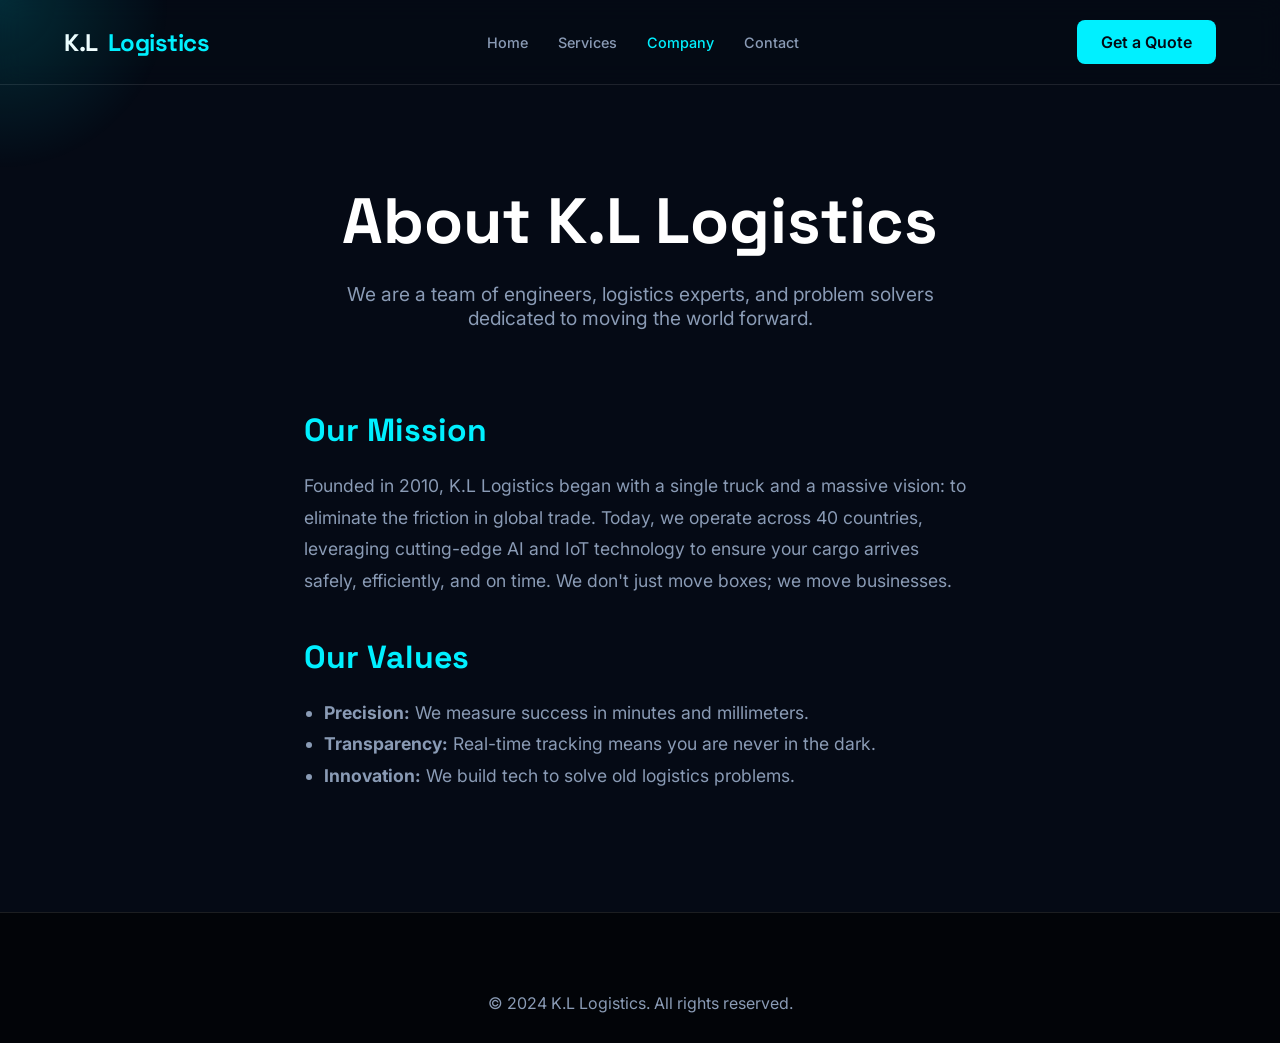
<file: company.html>
<!DOCTYPE html>
<html lang="en">
<head>
    <meta charset="UTF-8">
    <meta name="viewport" content="width=device-width, initial-scale=1.0">
    <title>Company | K.L Logistics</title>
    <link rel="stylesheet" href="css/styles.css">
</head>
<body>
    <header>
        <a href="index.html" class="logo">K.L <span>Logistics</span></a>
        <ul class="nav-links">
            <li><a href="index.html">Home</a></li>
            <li><a href="services.html">Services</a></li>
            <li><a href="company.html" class="active">Company</a></li>
            <li><a href="contact.html">Contact</a></li>
        </ul>
        <a href="contact.html" class="btn btn-primary">Get a Quote</a>
    </header>

    <div class="page-header">
        <h1>About K.L Logistics</h1>
        <p>We are a team of engineers, logistics experts, and problem solvers dedicated to moving the world forward.</p>
    </div>

    <section class="section" style="padding-top: 0; max-width: 800px; margin: 0 auto;">
        <h2 style="font-size: 2rem; margin-bottom: 20px; color: var(--primary);">Our Mission</h2>
        <p style="color: var(--text-muted); font-size: 1.1rem; line-height: 1.8; margin-bottom: 40px;">
            Founded in 2010, K.L Logistics began with a single truck and a massive vision: to eliminate the friction in global trade. Today, we operate across 40 countries, leveraging cutting-edge AI and IoT technology to ensure your cargo arrives safely, efficiently, and on time. We don't just move boxes; we move businesses.
        </p>

        <h2 style="font-size: 2rem; margin-bottom: 20px; color: var(--primary);">Our Values</h2>
        <ul style="color: var(--text-muted); font-size: 1.1rem; line-height: 1.8; padding-left: 20px;">
            <li><strong>Precision:</strong> We measure success in minutes and millimeters.</li>
            <li><strong>Transparency:</strong> Real-time tracking means you are never in the dark.</li>
            <li><strong>Innovation:</strong> We build tech to solve old logistics problems.</li>
        </ul>
    </section>

    <footer>
        <div class="footer-bottom" style="border: none; padding-top: 0;">© 2024 K.L Logistics. All rights reserved.</div>
    </footer>
    <script src="js/main.js"></script>
</body>
</html>
</file>
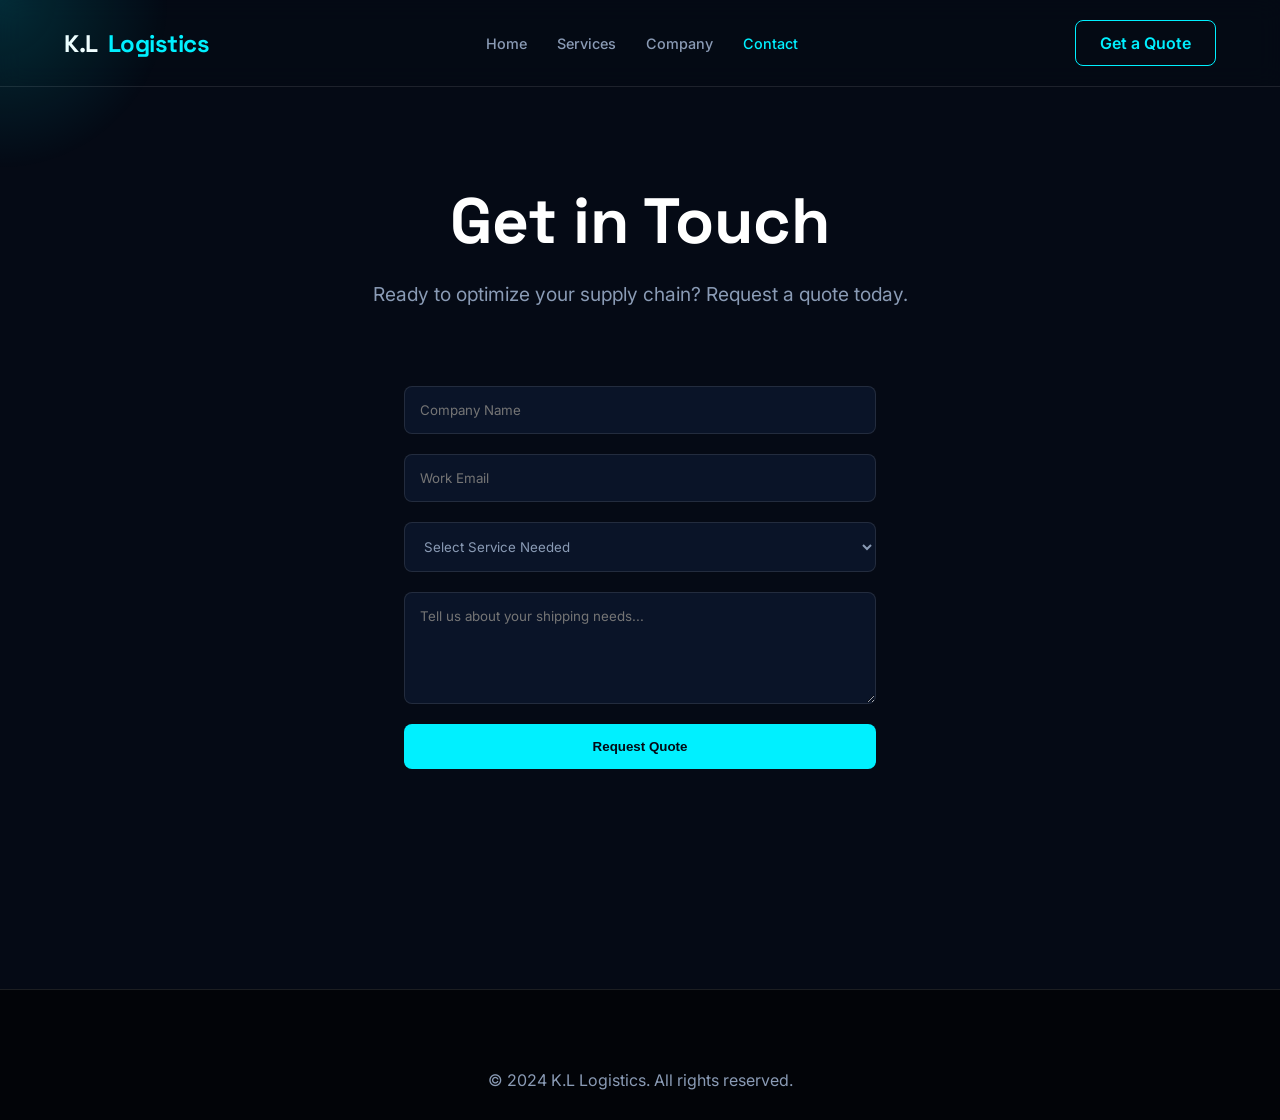
<file: contact.html>
<!DOCTYPE html>
<html lang="en">
<head>
    <meta charset="UTF-8">
    <meta name="viewport" content="width=device-width, initial-scale=1.0">
    <title>Contact | K.L Logistics</title>
    <link rel="stylesheet" href="css/styles.css">
</head>
<body>
    <header>
        <a href="index.html" class="logo">K.L <span>Logistics</span></a>
        <ul class="nav-links">
            <li><a href="index.html">Home</a></li>
            <li><a href="services.html">Services</a></li>
            <li><a href="company.html">Company</a></li>
            <li><a href="contact.html" class="active">Contact</a></li>
        </ul>
        <a href="contact.html" class="btn btn-primary" style="background: transparent; border: 1px solid var(--primary); color: var(--primary);">Get a Quote</a>
    </header>

    <div class="page-header">
        <h1>Get in Touch</h1>
        <p>Ready to optimize your supply chain? Request a quote today.</p>
    </div>

    <section class="section" style="padding-top: 0; max-width: 600px; margin: 0 auto;">
        <form style="display: flex; flex-direction: column; gap: 20px;">
            <input type="text" placeholder="Company Name" style="padding: 15px; background: var(--dark-lighter); border: 1px solid var(--border); border-radius: 8px; color: white; font-family: inherit;">
            <input type="email" placeholder="Work Email" style="padding: 15px; background: var(--dark-lighter); border: 1px solid var(--border); border-radius: 8px; color: white; font-family: inherit;">
            <select style="padding: 15px; background: var(--dark-lighter); border: 1px solid var(--border); border-radius: 8px; color: var(--text-muted); font-family: inherit;">
                <option>Select Service Needed</option>
                <option>Ocean Freight</option>
                <option>Air Freight</option>
                <option>Road Transport</option>
                <option>Warehousing</option>
            </select>
            <textarea placeholder="Tell us about your shipping needs..." rows="5" style="padding: 15px; background: var(--dark-lighter); border: 1px solid var(--border); border-radius: 8px; color: white; font-family: inherit;"></textarea>
            <button type="submit" class="btn btn-primary" style="padding: 15px;">Request Quote</button>
        </form>
    </section>

    <footer style="margin-top: 100px;">
        <div class="footer-bottom" style="border: none; padding-top: 0;">© 2024 K.L Logistics. All rights reserved.</div>
    </footer>
    <script src="js/main.js"></script>
</body>
</html>
</file>
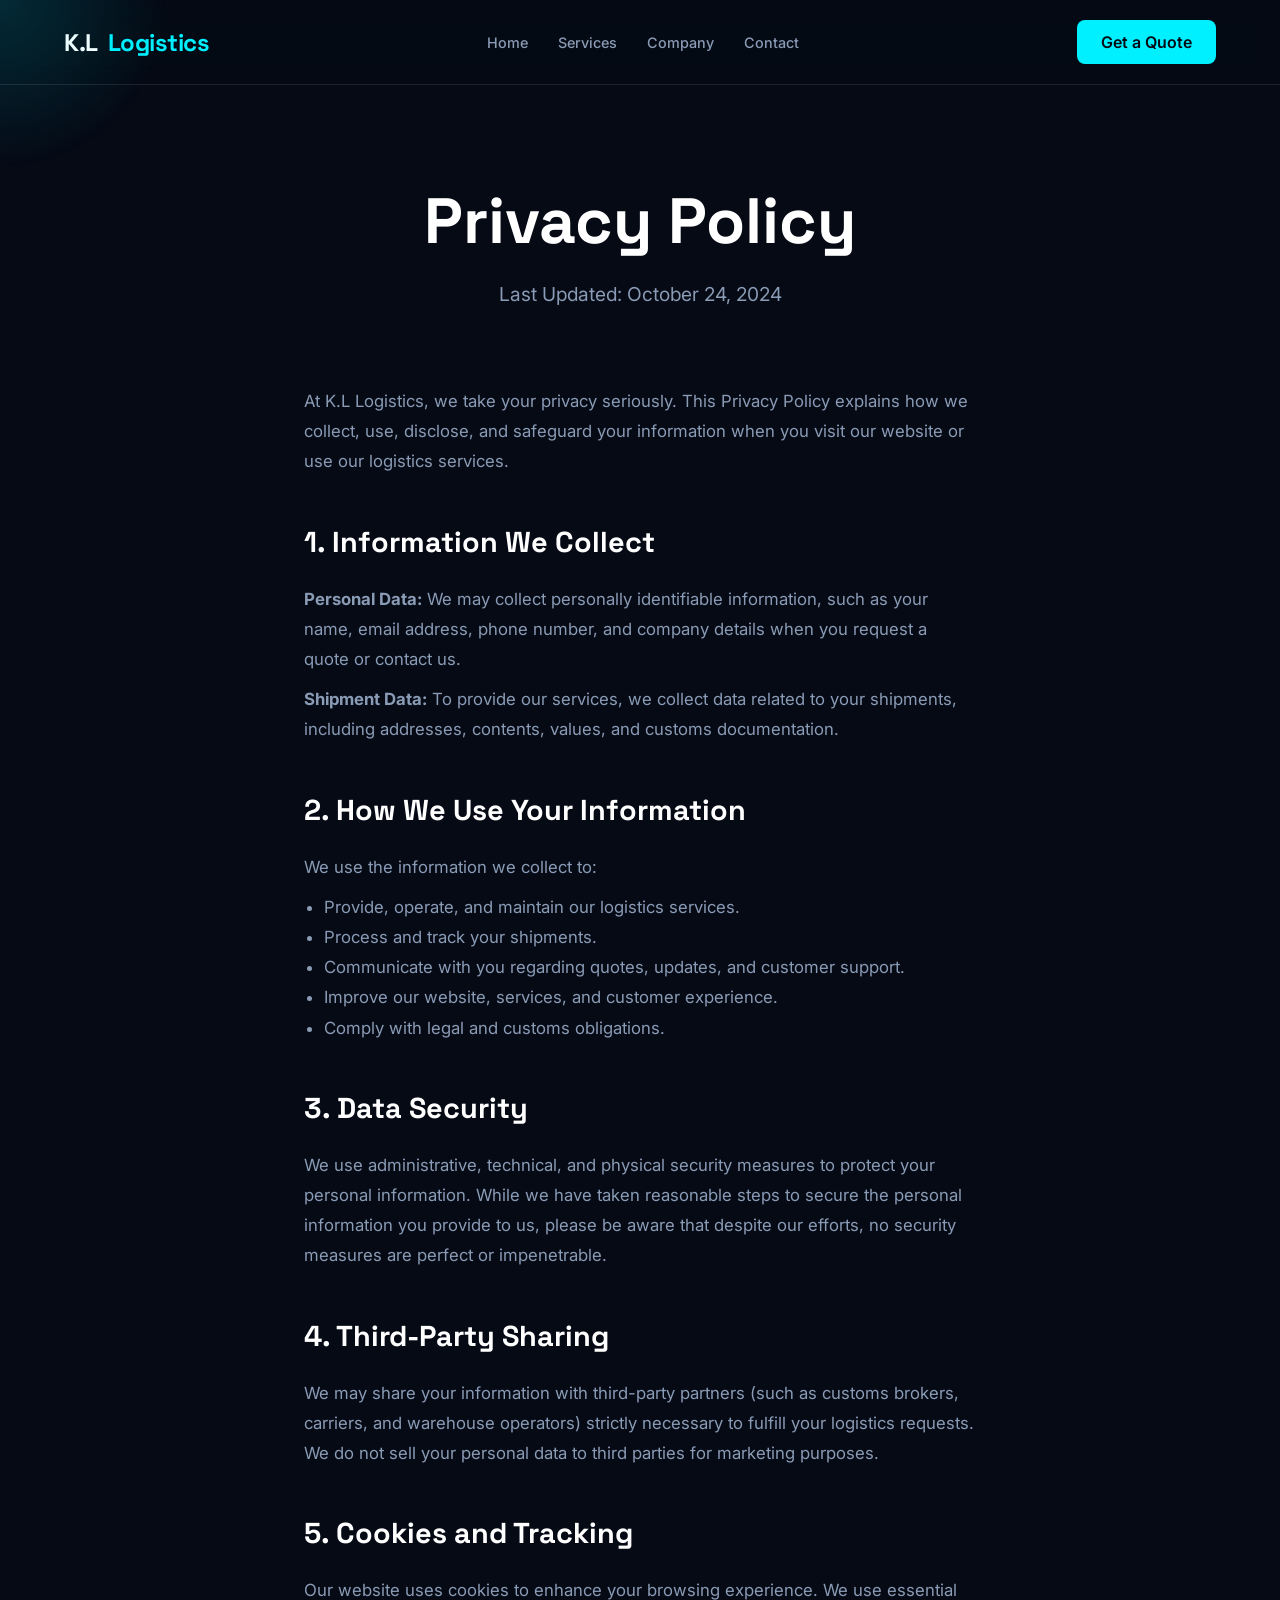
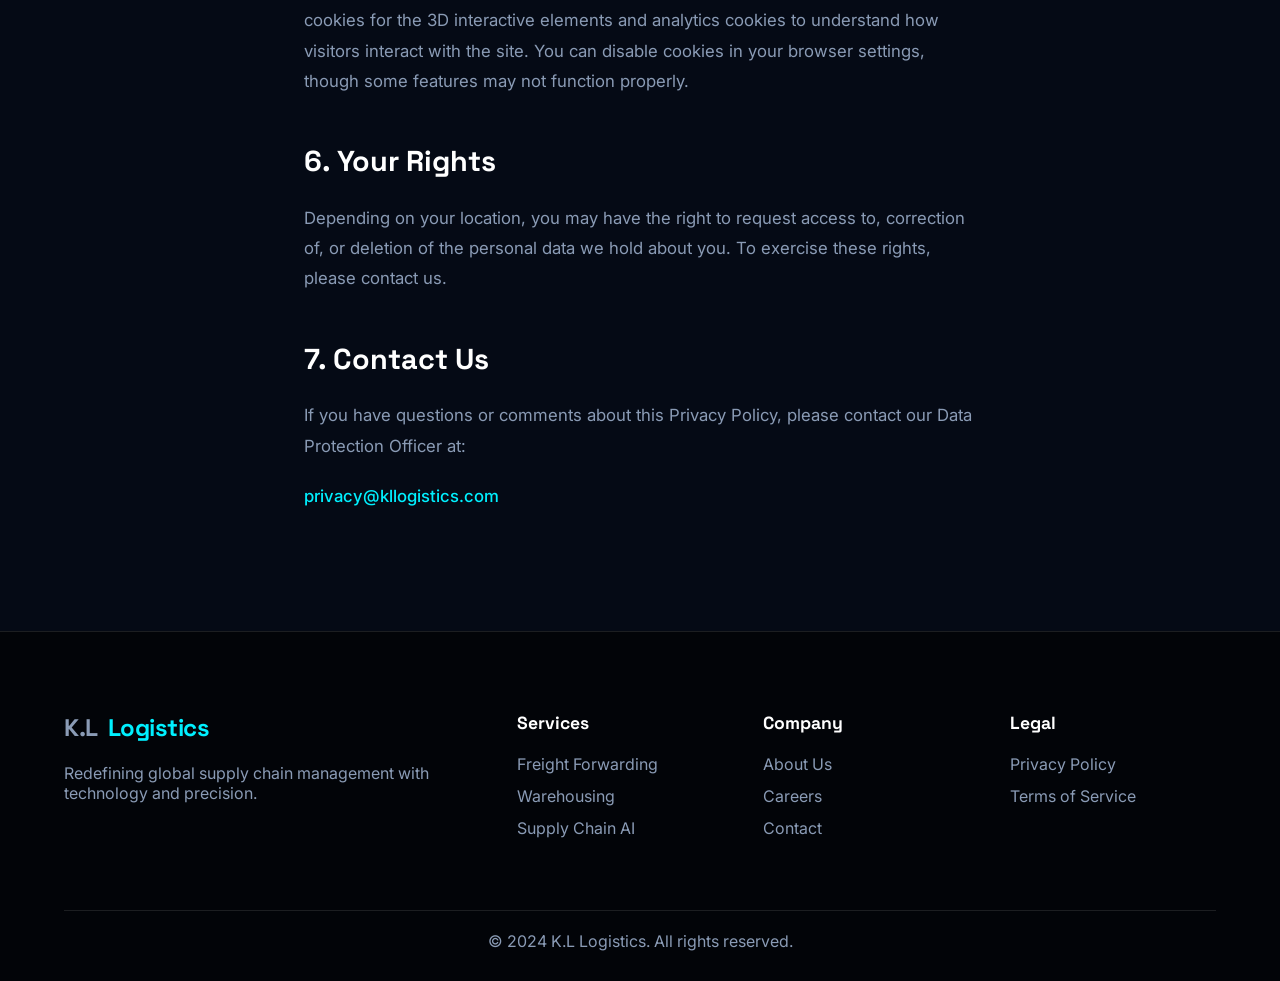
<file: privacy.html>
<!DOCTYPE html>
<html lang="en">
<head>
    <meta charset="UTF-8">
    <meta name="viewport" content="width=device-width, initial-scale=1.0">
    <title>Privacy Policy | K.L Logistics</title>
    <link rel="stylesheet" href="css/styles.css">
</head>
<body>
    <header>
        <a href="index.html" class="logo">K.L <span>Logistics</span></a>
        <ul class="nav-links">
            <li><a href="index.html">Home</a></li>
            <li><a href="services.html">Services</a></li>
            <li><a href="company.html">Company</a></li>
            <li><a href="contact.html">Contact</a></li>
        </ul>
        <a href="contact.html" class="btn btn-primary">Get a Quote</a>
    </header>

    <div class="page-header">
        <h1>Privacy Policy</h1>
        <p>Last Updated: October 24, 2024</p>
    </div>

    <section class="section" style="padding-top: 0; max-width: 800px; margin: 0 auto;">
        <div style="color: var(--text-muted); line-height: 1.8; font-size: 1.05rem;">
            
            <p style="margin-bottom: 40px;">At K.L Logistics, we take your privacy seriously. This Privacy Policy explains how we collect, use, disclose, and safeguard your information when you visit our website or use our logistics services.</p>

            <h2 style="color: var(--text-main); font-size: 1.8rem; margin-bottom: 15px; margin-top: 40px;">1. Information We Collect</h2>
            <p style="margin-bottom: 10px;"><strong>Personal Data:</strong> We may collect personally identifiable information, such as your name, email address, phone number, and company details when you request a quote or contact us.</p>
            <p style="margin-bottom: 20px;"><strong>Shipment Data:</strong> To provide our services, we collect data related to your shipments, including addresses, contents, values, and customs documentation.</p>

            <h2 style="color: var(--text-main); font-size: 1.8rem; margin-bottom: 15px; margin-top: 40px;">2. How We Use Your Information</h2>
            <p style="margin-bottom: 10px;">We use the information we collect to:</p>
            <ul style="margin-bottom: 20px; padding-left: 20px;">
                <li>Provide, operate, and maintain our logistics services.</li>
                <li>Process and track your shipments.</li>
                <li>Communicate with you regarding quotes, updates, and customer support.</li>
                <li>Improve our website, services, and customer experience.</li>
                <li>Comply with legal and customs obligations.</li>
            </ul>

            <h2 style="color: var(--text-main); font-size: 1.8rem; margin-bottom: 15px; margin-top: 40px;">3. Data Security</h2>
            <p style="margin-bottom: 20px;">We use administrative, technical, and physical security measures to protect your personal information. While we have taken reasonable steps to secure the personal information you provide to us, please be aware that despite our efforts, no security measures are perfect or impenetrable.</p>

            <h2 style="color: var(--text-main); font-size: 1.8rem; margin-bottom: 15px; margin-top: 40px;">4. Third-Party Sharing</h2>
            <p style="margin-bottom: 20px;">We may share your information with third-party partners (such as customs brokers, carriers, and warehouse operators) strictly necessary to fulfill your logistics requests. We do not sell your personal data to third parties for marketing purposes.</p>

            <h2 style="color: var(--text-main); font-size: 1.8rem; margin-bottom: 15px; margin-top: 40px;">5. Cookies and Tracking</h2>
            <p style="margin-bottom: 20px;">Our website uses cookies to enhance your browsing experience. We use essential cookies for the 3D interactive elements and analytics cookies to understand how visitors interact with the site. You can disable cookies in your browser settings, though some features may not function properly.</p>

            <h2 style="color: var(--text-main); font-size: 1.8rem; margin-bottom: 15px; margin-top: 40px;">6. Your Rights</h2>
            <p style="margin-bottom: 20px;">Depending on your location, you may have the right to request access to, correction of, or deletion of the personal data we hold about you. To exercise these rights, please contact us.</p>

            <h2 style="color: var(--text-main); font-size: 1.8rem; margin-bottom: 15px; margin-top: 40px;">7. Contact Us</h2>
            <p style="margin-bottom: 20px;">If you have questions or comments about this Privacy Policy, please contact our Data Protection Officer at:</p>
            <p style="color: var(--primary); font-weight: 500;">privacy@kllogistics.com</p>
        </div>
    </section>

    <footer>
        <div class="footer-grid">
            <div>
                <a href="index.html" class="logo" style="margin-bottom: 20px;">K.L <span>Logistics</span></a>
                <p style="color: var(--text-muted);">Redefining global supply chain management with technology and precision.</p>
            </div>
            <div>
                <h4>Services</h4>
                <ul>
                    <li><a href="services.html">Freight Forwarding</a></li>
                    <li><a href="services.html">Warehousing</a></li>
                    <li><a href="services.html">Supply Chain AI</a></li>
                </ul>
            </div>
            <div>
                <h4>Company</h4>
                <ul>
                    <li><a href="company.html">About Us</a></li>
                    <li><a href="contact.html">Careers</a></li>
                    <li><a href="contact.html">Contact</a></li>
                </ul>
            </div>
            <div>
                <h4>Legal</h4>
                <ul>
                    <li><a href="privacy.html">Privacy Policy</a></li>
                    <li><a href="terms.html">Terms of Service</a></li>
                </ul>
            </div>
        </div>
        <div class="footer-bottom">© 2024 K.L Logistics. All rights reserved.</div>
    </footer>

    <!-- Scripts -->
    <script src="js/main.js"></script>
</body>
</html>
</file>
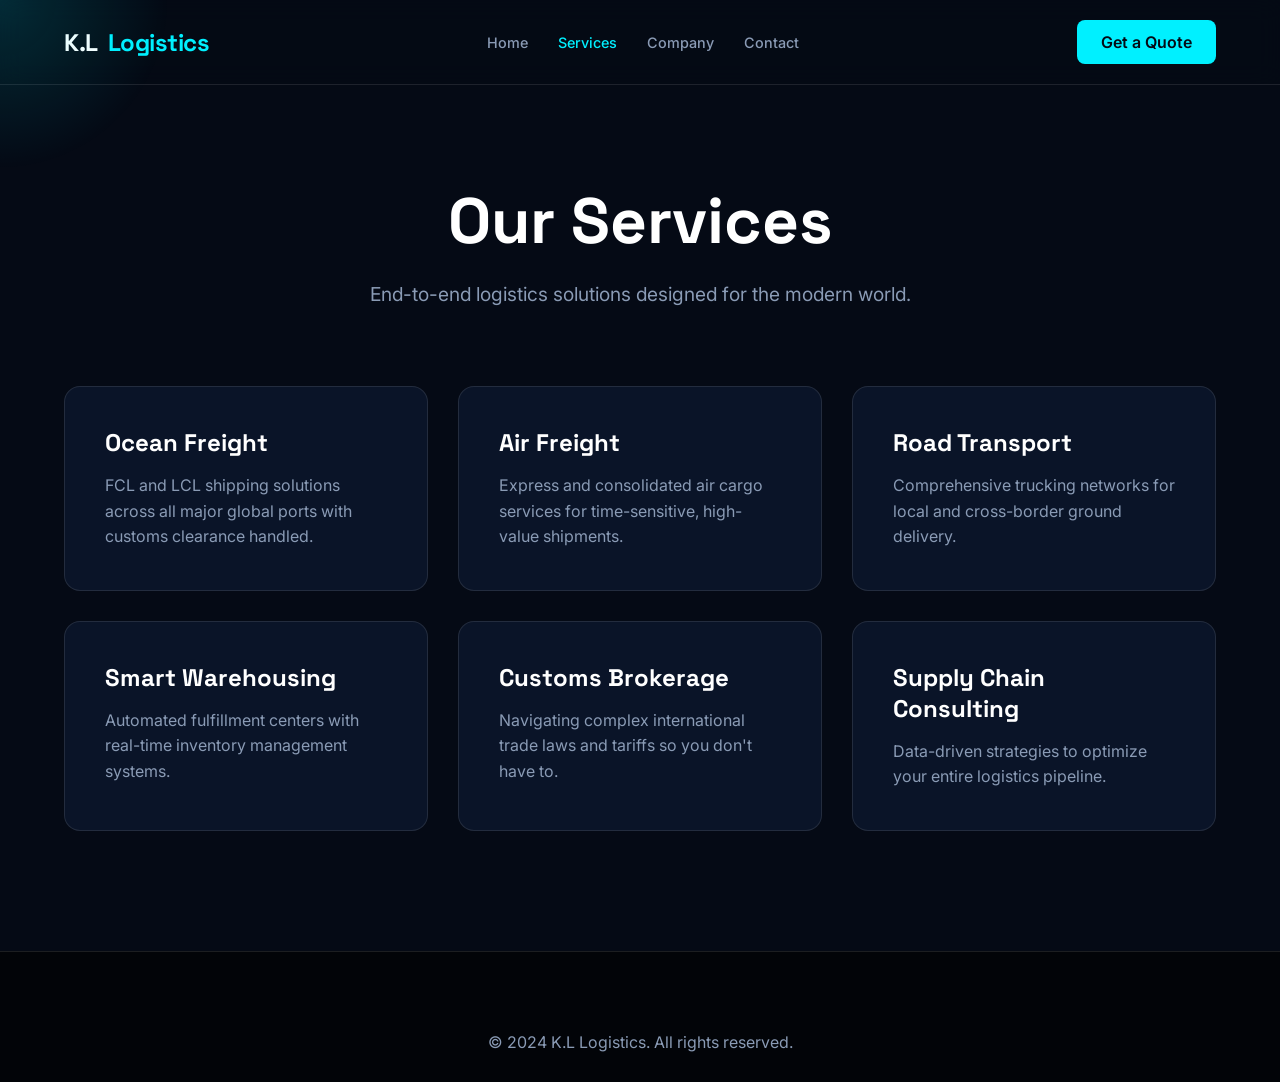
<file: services.html>
<!DOCTYPE html>
<html lang="en">
<head>
    <meta charset="UTF-8">
    <meta name="viewport" content="width=device-width, initial-scale=1.0">
    <title>Services | K.L Logistics</title>
    <link rel="stylesheet" href="css/styles.css">
</head>
<body>
    <header>
        <a href="index.html" class="logo">K.L <span>Logistics</span></a>
        <ul class="nav-links">
            <li><a href="index.html">Home</a></li>
            <li><a href="services.html" class="active">Services</a></li>
            <li><a href="company.html">Company</a></li>
            <li><a href="contact.html">Contact</a></li>
        </ul>
        <a href="contact.html" class="btn btn-primary">Get a Quote</a>
    </header>

    <div class="page-header">
        <h1>Our Services</h1>
        <p>End-to-end logistics solutions designed for the modern world.</p>
    </div>

    <section class="section" style="padding-top: 0;">
        <div class="grid-3">
            <div class="card">
                <h3>Ocean Freight</h3>
                <p>FCL and LCL shipping solutions across all major global ports with customs clearance handled.</p>
            </div>
            <div class="card">
                <h3>Air Freight</h3>
                <p>Express and consolidated air cargo services for time-sensitive, high-value shipments.</p>
            </div>
            <div class="card">
                <h3>Road Transport</h3>
                <p>Comprehensive trucking networks for local and cross-border ground delivery.</p>
            </div>
            <div class="card">
                <h3>Smart Warehousing</h3>
                <p>Automated fulfillment centers with real-time inventory management systems.</p>
            </div>
            <div class="card">
                <h3>Customs Brokerage</h3>
                <p>Navigating complex international trade laws and tariffs so you don't have to.</p>
            </div>
            <div class="card">
                <h3>Supply Chain Consulting</h3>
                <p>Data-driven strategies to optimize your entire logistics pipeline.</p>
            </div>
        </div>
    </section>

    <footer>
        <div class="footer-bottom" style="border: none; padding-top: 0;">© 2024 K.L Logistics. All rights reserved.</div>
    </footer>
    <script src="js/main.js"></script>
</body>
</html>
</file>
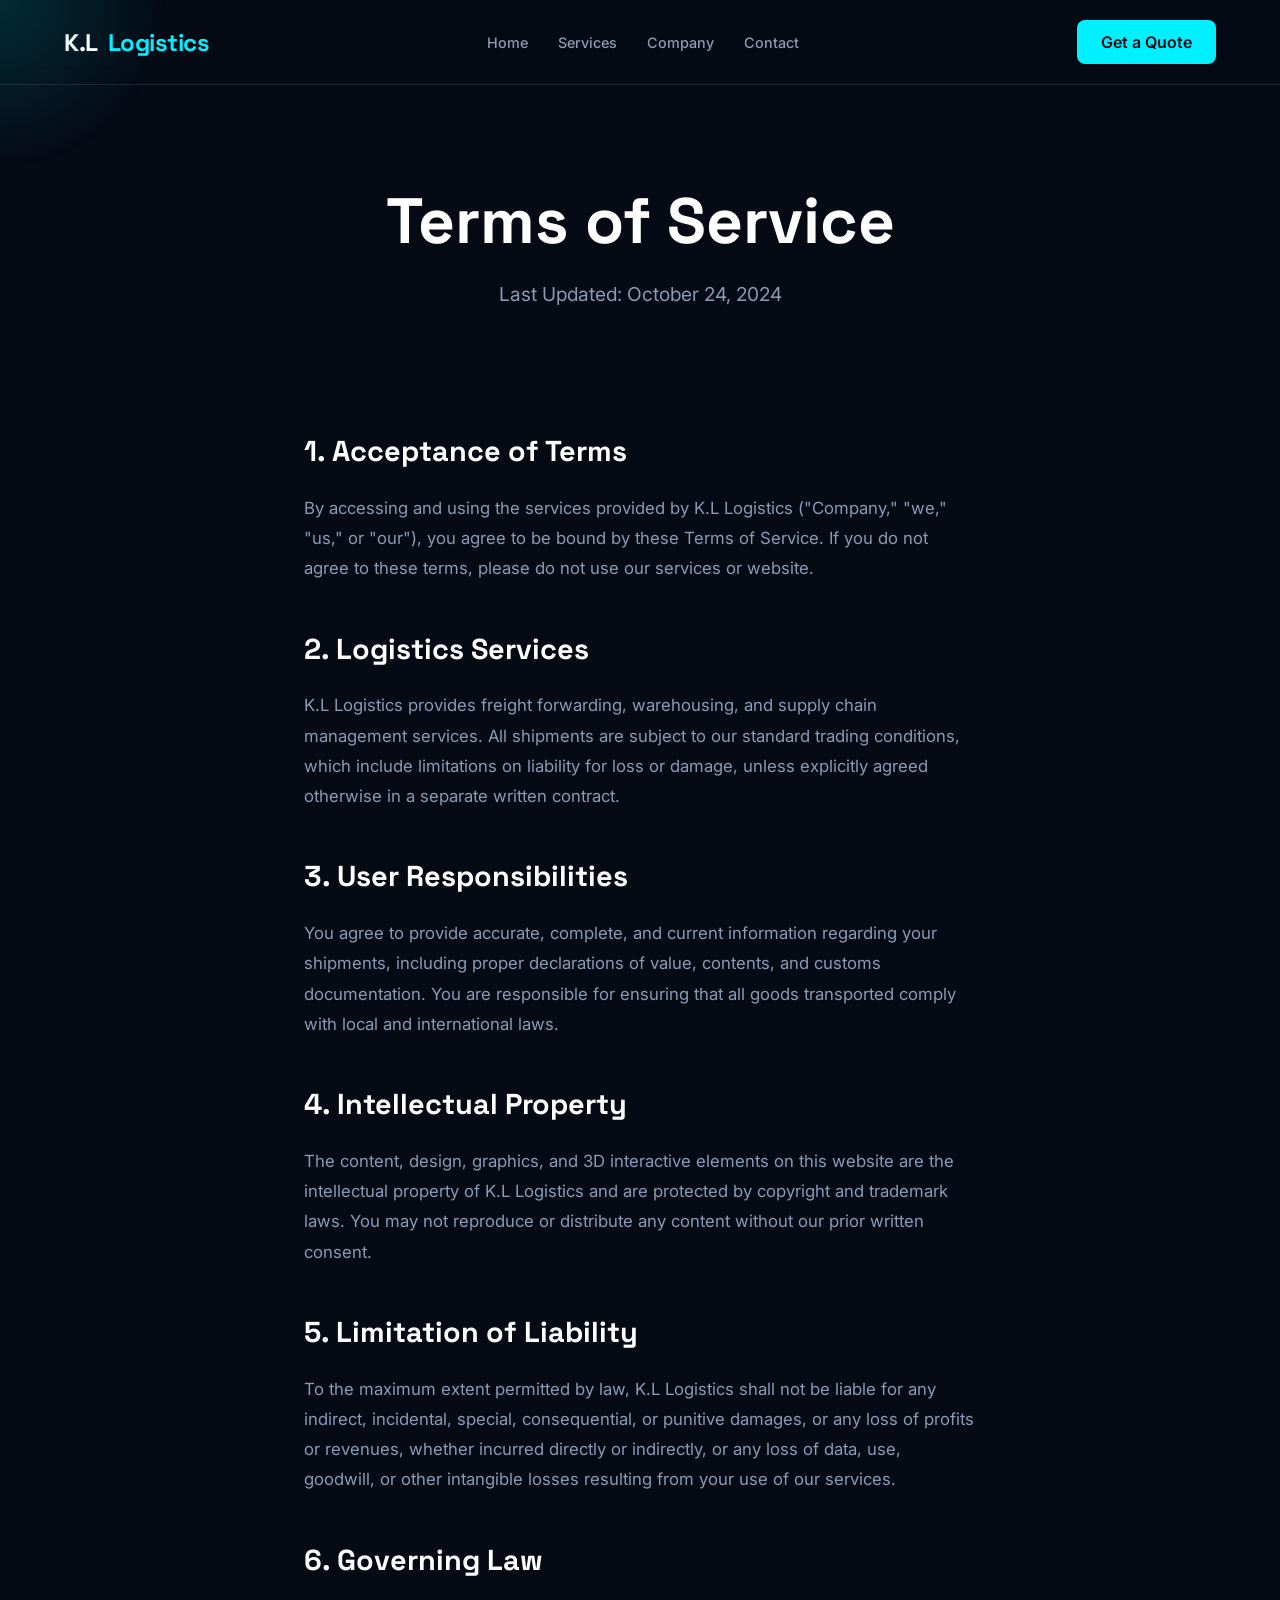
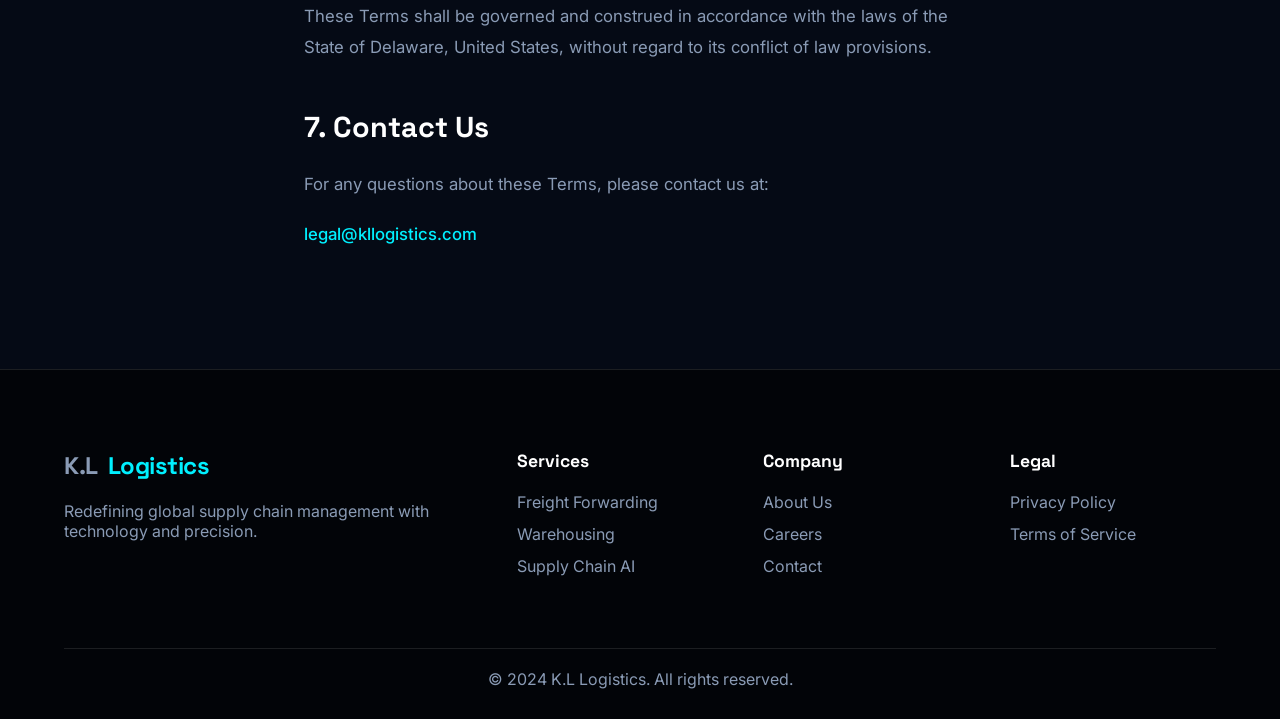
<file: terms.html>
<!DOCTYPE html>
<html lang="en">
<head>
    <meta charset="UTF-8">
    <meta name="viewport" content="width=device-width, initial-scale=1.0">
    <title>Terms of Service | K.L Logistics</title>
    <link rel="stylesheet" href="css/styles.css">
</head>
<body>
    <header>
        <a href="index.html" class="logo">K.L <span>Logistics</span></a>
        <ul class="nav-links">
            <li><a href="index.html">Home</a></li>
            <li><a href="services.html">Services</a></li>
            <li><a href="company.html">Company</a></li>
            <li><a href="contact.html">Contact</a></li>
        </ul>
        <a href="contact.html" class="btn btn-primary">Get a Quote</a>
    </header>

    <div class="page-header">
        <h1>Terms of Service</h1>
        <p>Last Updated: October 24, 2024</p>
    </div>

    <section class="section" style="padding-top: 0; max-width: 800px; margin: 0 auto;">
        <div style="color: var(--text-muted); line-height: 1.8; font-size: 1.05rem;">
            
            <h2 style="color: var(--text-main); font-size: 1.8rem; margin-bottom: 15px; margin-top: 40px;">1. Acceptance of Terms</h2>
            <p style="margin-bottom: 20px;">By accessing and using the services provided by K.L Logistics ("Company," "we," "us," or "our"), you agree to be bound by these Terms of Service. If you do not agree to these terms, please do not use our services or website.</p>

            <h2 style="color: var(--text-main); font-size: 1.8rem; margin-bottom: 15px; margin-top: 40px;">2. Logistics Services</h2>
            <p style="margin-bottom: 20px;">K.L Logistics provides freight forwarding, warehousing, and supply chain management services. All shipments are subject to our standard trading conditions, which include limitations on liability for loss or damage, unless explicitly agreed otherwise in a separate written contract.</p>

            <h2 style="color: var(--text-main); font-size: 1.8rem; margin-bottom: 15px; margin-top: 40px;">3. User Responsibilities</h2>
            <p style="margin-bottom: 20px;">You agree to provide accurate, complete, and current information regarding your shipments, including proper declarations of value, contents, and customs documentation. You are responsible for ensuring that all goods transported comply with local and international laws.</p>

            <h2 style="color: var(--text-main); font-size: 1.8rem; margin-bottom: 15px; margin-top: 40px;">4. Intellectual Property</h2>
            <p style="margin-bottom: 20px;">The content, design, graphics, and 3D interactive elements on this website are the intellectual property of K.L Logistics and are protected by copyright and trademark laws. You may not reproduce or distribute any content without our prior written consent.</p>

            <h2 style="color: var(--text-main); font-size: 1.8rem; margin-bottom: 15px; margin-top: 40px;">5. Limitation of Liability</h2>
            <p style="margin-bottom: 20px;">To the maximum extent permitted by law, K.L Logistics shall not be liable for any indirect, incidental, special, consequential, or punitive damages, or any loss of profits or revenues, whether incurred directly or indirectly, or any loss of data, use, goodwill, or other intangible losses resulting from your use of our services.</p>

            <h2 style="color: var(--text-main); font-size: 1.8rem; margin-bottom: 15px; margin-top: 40px;">6. Governing Law</h2>
            <p style="margin-bottom: 20px;">These Terms shall be governed and construed in accordance with the laws of the State of Delaware, United States, without regard to its conflict of law provisions.</p>

            <h2 style="color: var(--text-main); font-size: 1.8rem; margin-bottom: 15px; margin-top: 40px;">7. Contact Us</h2>
            <p style="margin-bottom: 20px;">For any questions about these Terms, please contact us at:</p>
            <p style="color: var(--primary); font-weight: 500;">legal@kllogistics.com</p>
        </div>
    </section>

    <footer>
        <div class="footer-grid">
            <div>
                <a href="index.html" class="logo" style="margin-bottom: 20px;">K.L <span>Logistics</span></a>
                <p style="color: var(--text-muted);">Redefining global supply chain management with technology and precision.</p>
            </div>
            <div>
                <h4>Services</h4>
                <ul>
                    <li><a href="services.html">Freight Forwarding</a></li>
                    <li><a href="services.html">Warehousing</a></li>
                    <li><a href="services.html">Supply Chain AI</a></li>
                </ul>
            </div>
            <div>
                <h4>Company</h4>
                <ul>
                    <li><a href="company.html">About Us</a></li>
                    <li><a href="contact.html">Careers</a></li>
                    <li><a href="contact.html">Contact</a></li>
                </ul>
            </div>
            <div>
                <h4>Legal</h4>
                <ul>
                    <li><a href="privacy.html">Privacy Policy</a></li>
                    <li><a href="terms.html">Terms of Service</a></li>
                </ul>
            </div>
        </div>
        <div class="footer-bottom">© 2024 K.L Logistics. All rights reserved.</div>
    </footer>

    <!-- Scripts -->
    <script src="js/main.js"></script>
</body>
</html>
</file>
<file: css/styles.css>
@import url('https://fonts.googleapis.com/css2?family=Inter:wght@300;400;500;600&family=Space+Grotesk:wght@500;700&display=swap');

:root {
    --primary: #00f0ff; /* Neon Teal */
    --primary-hover: #00c4d1;
    --dark: #050A15;
    --dark-lighter: #0A1428;
    --text-main: #FFFFFF;
    --text-muted: #8A9BB5;
    --border: rgba(255, 255, 255, 0.1);
    --transition: all 0.4s cubic-bezier(0.16, 1, 0.3, 1);
}

* { margin: 0; padding: 0; box-sizing: border-box; }

body {
    font-family: 'Inter', sans-serif;
    background-color: var(--dark);
    color: var(--text-main);
    overflow-x: hidden;
}

h1, h2, h3, h4 { font-family: 'Space Grotesk', sans-serif; }

/* Custom Cursor */
.cursor-highlight {
    position: fixed;
    top: 0; left: 0;
    width: 400px; height: 400px;
    background: radial-gradient(circle, rgba(0, 240, 255, 0.15) 0%, rgba(0, 240, 255, 0) 60%);
    border-radius: 50%;
    transform: translate(-50%, -50%);
    pointer-events: none;
    z-index: 9999;
    transition: transform 0.1s ease-out;
}

/* Navbar */
header {
    position: fixed;
    top: 0; left: 0; width: 100%;
    padding: 20px 5%;
    display: flex;
    justify-content: space-between;
    align-items: center;
    z-index: 1000;
    background: rgba(5, 10, 21, 0.7);
    backdrop-filter: blur(12px);
    border-bottom: 1px solid var(--border);
}

.logo {
    font-family: 'Space Grotesk', sans-serif;
    font-size: 1.5rem;
    font-weight: 700;
    color: var(--text-main);
    text-decoration: none;
    letter-spacing: -0.5px;
    display: flex; align-items: center; gap: 10px;
}
.logo span { color: var(--primary); }

.nav-links { display: flex; gap: 30px; list-style: none; }
.nav-links a {
    color: var(--text-muted);
    text-decoration: none;
    font-size: 0.9rem;
    font-weight: 500;
    transition: var(--transition);
}
.nav-links a:hover, .nav-links a.active { color: var(--primary); }

.btn {
    padding: 12px 24px;
    border-radius: 8px;
    font-weight: 600;
    text-decoration: none;
    transition: var(--transition);
    cursor: pointer;
    border: none;
}
.btn-primary {
    background: var(--primary);
    color: var(--dark);
}
.btn-primary:hover {
    background: var(--primary-hover);
    box-shadow: 0 0 20px rgba(0, 240, 255, 0.4);
}

/* Cinematic Scroll Section */
.scroll-container {
    height: 400vh; /* Gives us 4 screens of scrolling for the animation */
    position: relative;
}

.canvas-wrapper {
    position: sticky;
    top: 0;
    height: 100vh;
    width: 100vw;
    z-index: 1;
    overflow: hidden;
}

#hero-canvas {
    width: 100%; height: 100%;
    display: block;
}

/* Hero Overlay Text */
.hero-text {
    position: absolute;
    top: 50%; left: 5%;
    transform: translateY(-50%);
    z-index: 10;
    pointer-events: none;
}

.hero-text h1 {
    font-size: 5rem;
    line-height: 1.1;
    margin-bottom: 20px;
    text-shadow: 0 10px 30px rgba(0,0,0,0.5);
}
.hero-text h1 span { color: var(--primary); }
.hero-text p {
    font-size: 1.2rem;
    color: var(--text-muted);
    max-width: 400px;
}

/* General Section Layouts */
.section { padding: 120px 5%; position: relative; z-index: 10; background: var(--dark); }
.page-header { padding: 180px 5% 80px; text-align: center; }
.page-header h1 { font-size: 4rem; margin-bottom: 20px; }
.page-header p { color: var(--text-muted); font-size: 1.2rem; max-width: 600px; margin: 0 auto; }

.grid-3 {
    display: grid;
    grid-template-columns: repeat(auto-fit, minmax(300px, 1fr));
    gap: 30px;
    max-width: 1200px;
    margin: 0 auto;
}

.card {
    background: var(--dark-lighter);
    padding: 40px;
    border-radius: 16px;
    border: 1px solid var(--border);
    transition: var(--transition);
}
.card:hover {
    border-color: var(--primary);
    transform: translateY(-5px);
    box-shadow: 0 10px 30px rgba(0, 240, 255, 0.05);
}
.card h3 { font-size: 1.5rem; margin-bottom: 15px; color: var(--text-main); }
.card p { color: var(--text-muted); line-height: 1.6; }

/* Footer */
footer {
    background: #020408;
    padding: 80px 5% 30px;
    border-top: 1px solid var(--border);
    position: relative; z-index: 10;
}
.footer-grid {
    display: grid;
    grid-template-columns: 2fr 1fr 1fr 1fr;
    gap: 40px;
    max-width: 1200px;
    margin: 0 auto 60px;
}
.footer-grid h4 { font-size: 1.1rem; margin-bottom: 20px; }
.footer-grid ul { list-style: none; }
.footer-grid li { margin-bottom: 12px; }
.footer-grid a { color: var(--text-muted); text-decoration: none; transition: var(--transition); }
.footer-grid a:hover { color: var(--primary); }
.footer-bottom { text-align: center; color: var(--text-muted); border-top: 1px solid var(--border); padding-top: 20px; }

@media (max-width: 768px) {
    .hero-text h1 { font-size: 3rem; }
    .nav-links { display: none; }
    .footer-grid { grid-template-columns: 1fr; }
}
</file>
